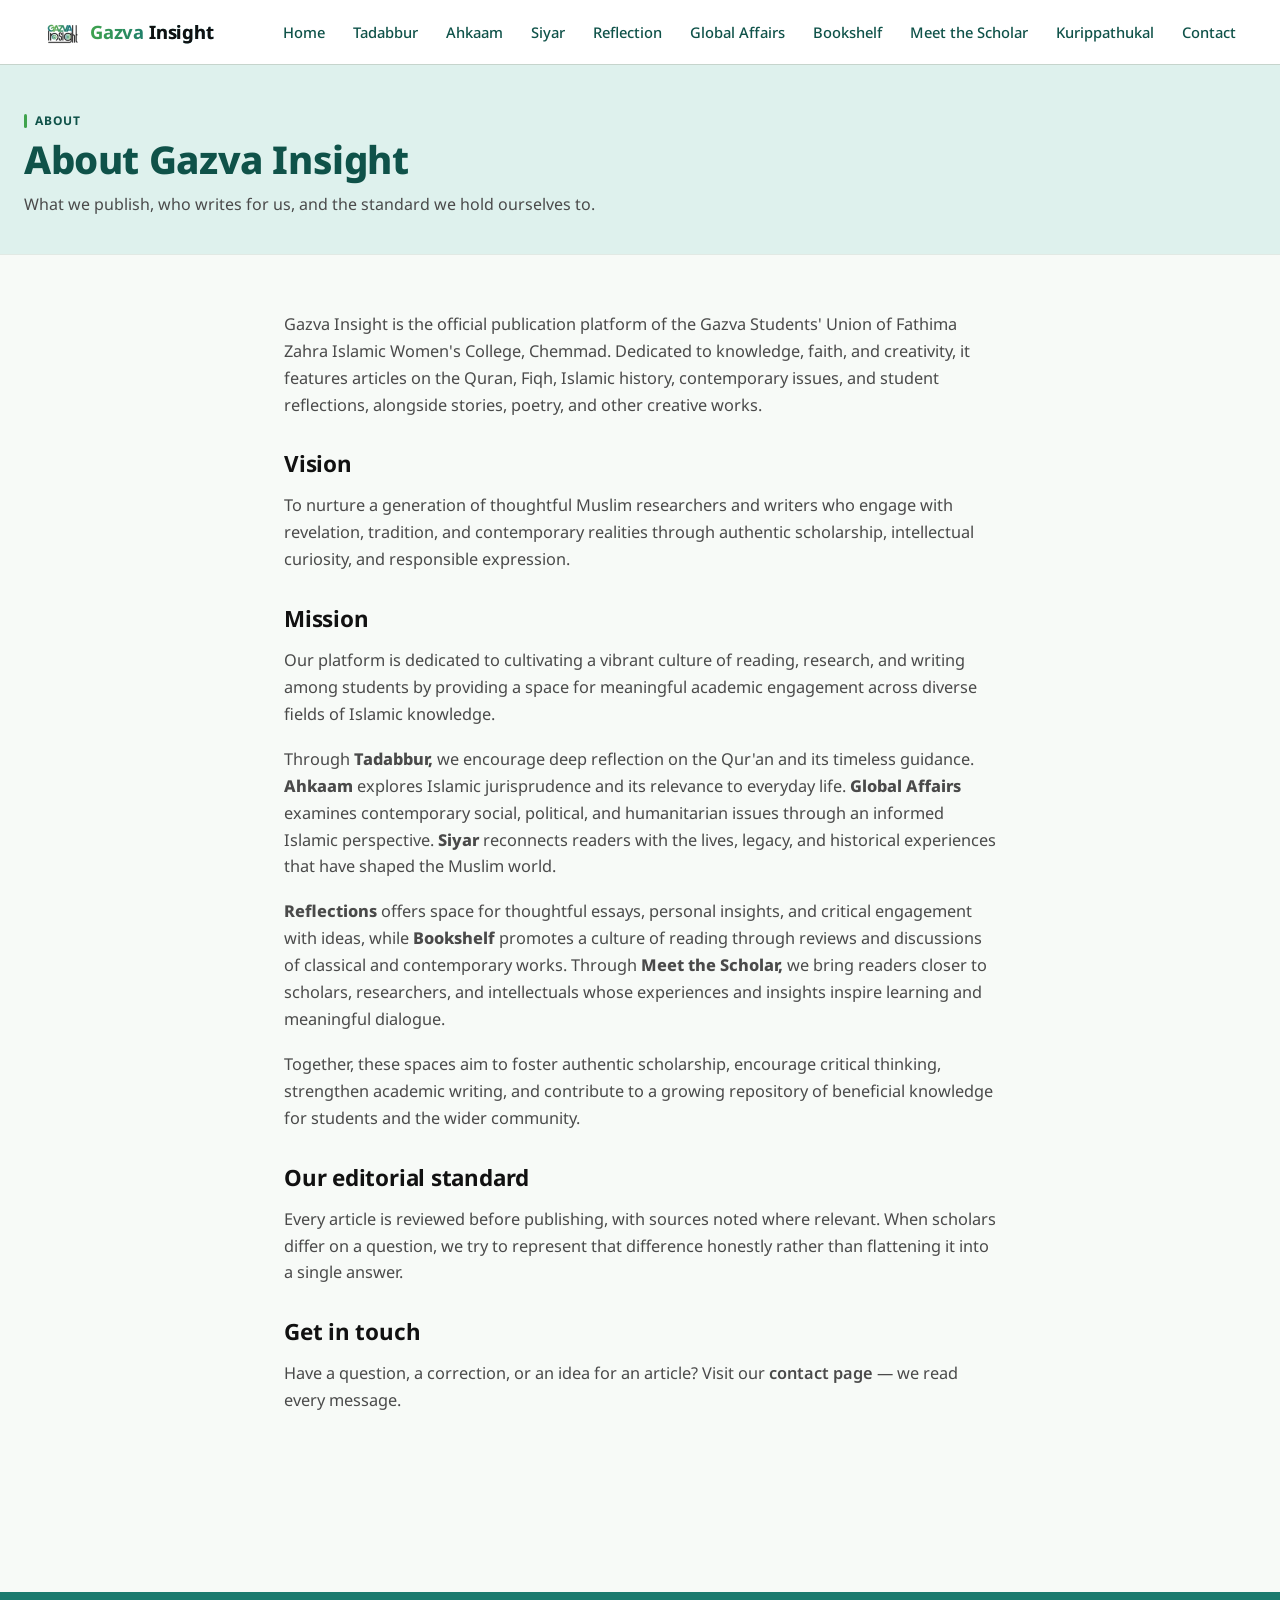
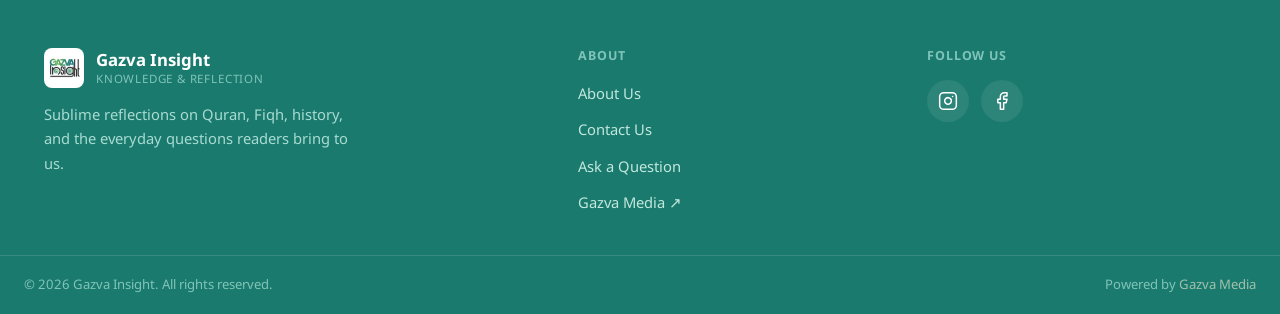
<file: about.html>
<!DOCTYPE html>
<html lang="en">
<head>
  <meta charset="UTF-8" />
  <meta name="viewport" content="width=device-width, initial-scale=1.0" />
  <title>About — Gazva Insight</title>
  <meta name="description" content="About Gazva Insight — what we publish, who writes for us, and why." />
  <link rel="preconnect" href="https://fonts.googleapis.com" />
  <link rel="preconnect" href="https://fonts.gstatic.com" crossorigin />
  <link href="https://fonts.googleapis.com/css2?family=Noto+Sans:wght@400;500;600;700;800&family=Noto+Sans+Malayalam:wght@400;500;600;700&display=swap" rel="stylesheet" />
  <link rel="stylesheet" href="css/styles.css" />
</head>
<body>
  <a href="#main" class="skip-link">Skip to content</a>

  <div id="siteHeader"></div>

  <main id="main">
    <div class="page-banner">
      <div class="page-banner__inner">
        <span class="eyebrow cat-general">About</span>
        <h1>About Gazva Insight</h1>
        <p>What we publish, who writes for us, and the standard we hold ourselves to.</p>
      </div>
    </div>

    <section class="about-content">
      <p>Gazva Insight is the official publication platform of the Gazva Students' Union of Fathima Zahra Islamic Women's College, Chemmad. Dedicated to knowledge, faith, and creativity, it features articles on the Quran, Fiqh, Islamic history, contemporary issues, and student reflections, alongside stories, poetry, and other creative works.</p>
<h2>Vision</h2>
<p>To nurture a generation of thoughtful Muslim researchers and writers who engage with revelation, tradition, and contemporary realities through authentic scholarship, intellectual curiosity, and responsible expression.</p>
<h2>Mission</h2>
<p>Our platform is dedicated to cultivating a vibrant culture of reading, research, and writing among students by providing a space for meaningful academic engagement across diverse fields of Islamic knowledge. <br>

</p> <p>Through <span style="font-weight: 800;">Tadabbur,</span> we encourage deep reflection on the Qur'an and its timeless guidance. 
 <span style="font-weight: 800;">Ahkaam</span> explores Islamic jurisprudence and its relevance to everyday life.   <span style="font-weight: 800;">Global Affairs</span> examines contemporary social, political, and humanitarian issues through an informed Islamic perspective.  <span style="font-weight: 800;">Siyar</span> reconnects readers with the lives, legacy, and historical experiences that have shaped the Muslim world.</p>

 <p><span style="font-weight: 800;">Reflections</span> offers space for thoughtful essays, personal insights, and critical engagement with ideas, while  <span style="font-weight: 800;">Bookshelf</span> promotes a culture of reading through reviews and discussions of classical and contemporary works. Through  <span style="font-weight: 800;">Meet the Scholar,</span> we bring readers closer to scholars, researchers, and intellectuals whose experiences and insights inspire learning and meaningful dialogue.</p>

<p>Together, these spaces aim to foster authentic scholarship, encourage critical thinking, strengthen academic writing, and contribute to a growing repository of beneficial knowledge for students and the wider community.

</p>
      <h2>Our editorial standard</h2>
      <p>Every article is reviewed before publishing, with sources noted where relevant. When scholars differ on a question, we try to represent that difference honestly rather than flattening it into a single answer.</p>

      <h2>Get in touch</h2>
      <p>Have a question, a correction, or an idea for an article? Visit our <a href="contact.html" style="color: var(--forest-dark); font-weight: 600;">contact page</a> — we read every message.</p>
    </section>
  </main>

  <div id="siteFooter"></div>

  <script src="js/component.js"></script>
  <script src="js/form.js"></script>
  <script src="js/main.js"></script>
</body>
</html>
</file>
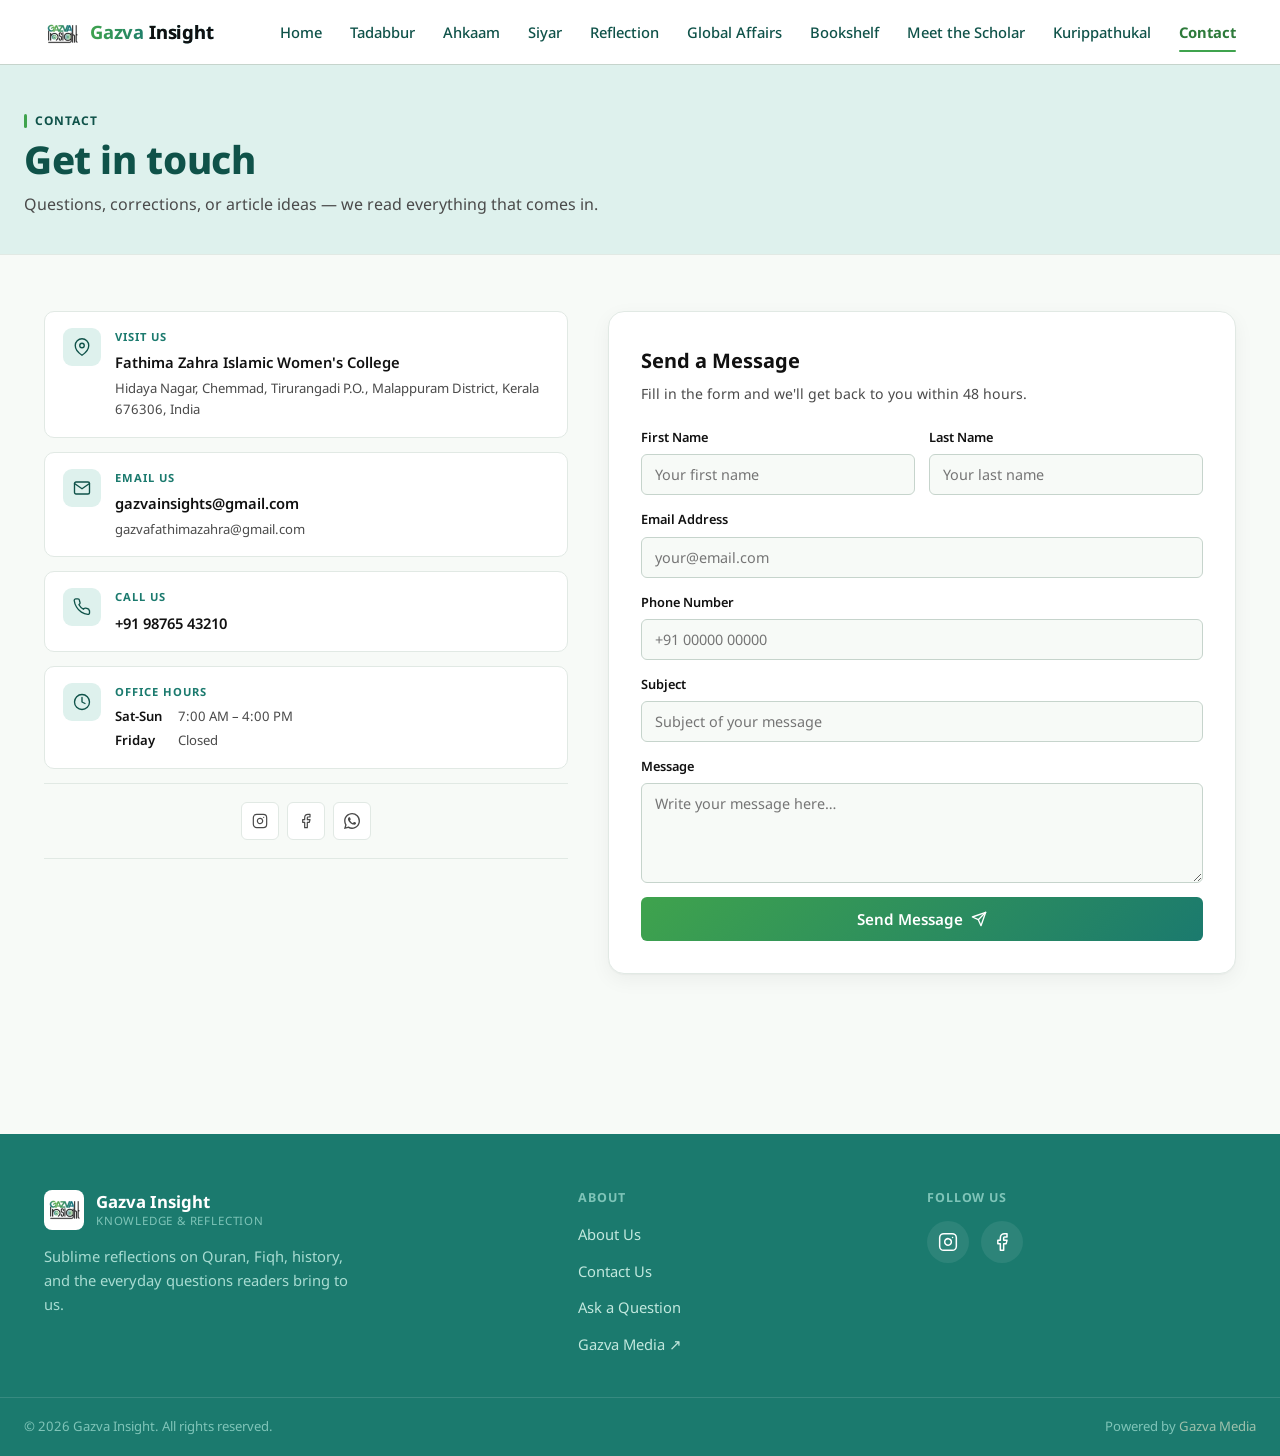
<file: contact.html>
<!DOCTYPE html>
<html lang="en">
<head>
  <meta charset="UTF-8" />
  <meta name="viewport" content="width=device-width, initial-scale=1.0" />
  <title>Contact — Gazva Insights</title>
  <meta name="description" content="Get in touch with Gazva Insights by email, phone, WhatsApp, or our contact form." />
  <link rel="preconnect" href="https://fonts.googleapis.com" />
  <link rel="preconnect" href="https://fonts.gstatic.com" crossorigin />
  <link href="https://fonts.googleapis.com/css2?family=Noto+Sans:wght@400;500;600;700;800&family=Noto+Sans+Malayalam:wght@400;500;600;700&display=swap" rel="stylesheet" />
  <link rel="stylesheet" href="css/styles.css" />
</head>
<body>
  <a href="#main" class="skip-link">Skip to content</a>

  <div id="siteHeader"></div>

  <main id="main">
    <div class="page-banner">
      <div class="page-banner__inner">
        <span class="eyebrow cat-general">Contact</span>
        <h1>Get in touch</h1>
        <p>Questions, corrections, or article ideas — we read everything that comes in.</p>
      </div>
    </div>
 

<section class="contact-section">
  <div class="contact-wrap">

    <!-- LEFT: Info -->
    <div class="contact-info">

      <div class="contact-info-card">
        <div class="cic-icon">
          <svg width="18" height="18" viewBox="0 0 24 24" fill="none" stroke="currentColor" stroke-width="1.8" stroke-linecap="round" stroke-linejoin="round" aria-hidden="true">
            <path d="M21 10c0 7-9 13-9 13s-9-6-9-13a9 9 0 0 1 18 0z"/><circle cx="12" cy="10" r="3"/>
          </svg>
        </div>
        <div>
          <p class="cic-label">Visit Us</p>
          <p class="cic-value">Fathima Zahra Islamic Women's College</p>
          <p class="cic-sub">Hidaya Nagar, Chemmad, Tirurangadi P.O., Malappuram District, Kerala 676306, India</p>
        </div>
      </div>

      <div class="contact-info-card">
        <div class="cic-icon">
          <svg width="18" height="18" viewBox="0 0 24 24" fill="none" stroke="currentColor" stroke-width="1.8" stroke-linecap="round" stroke-linejoin="round" aria-hidden="true">
            <path d="M4 4h16c1.1 0 2 .9 2 2v12c0 1.1-.9 2-2 2H4c-1.1 0-2-.9-2-2V6c0-1.1.9-2 2-2z"/><polyline points="22,6 12,13 2,6"/>
          </svg>
        </div>
        <div>
          <p class="cic-label">Email Us</p>
          <a class="cic-value" href="mailto:gazvainsights@gmail.com">gazvainsights@gmail.com</a>
          <p class="cic-sub"><a href="mailto:gazvafathimazahra@gmail.com">gazvafathimazahra@gmail.com</a></p>
        </div>
      </div>

      <div class="contact-info-card">
        <div class="cic-icon">
          <svg width="18" height="18" viewBox="0 0 24 24" fill="none" stroke="currentColor" stroke-width="1.8" stroke-linecap="round" stroke-linejoin="round" aria-hidden="true">
            <path d="M22 16.92v3a2 2 0 0 1-2.18 2 19.79 19.79 0 0 1-8.63-3.07A19.5 19.5 0 0 1 4.69 12a19.79 19.79 0 0 1-3.07-8.67A2 2 0 0 1 3.6 1.24h3a2 2 0 0 1 2 1.72c.127.96.361 1.903.7 2.81a2 2 0 0 1-.45 2.11L7.91 8.96a16 16 0 0 0 6 6l.92-.92a2 2 0 0 1 2.11-.45c.907.339 1.85.573 2.81.7a2 2 0 0 1 1.72 2.02z"/>
          </svg>
        </div>
        <div>
          <p class="cic-label">Call Us</p>
          <a class="cic-value" href="tel:+919876543210">+91 98765 43210</a>
        </div>
      </div>

      <div class="contact-info-card">
        <div class="cic-icon">
          <svg width="18" height="18" viewBox="0 0 24 24" fill="none" stroke="currentColor" stroke-width="1.8" stroke-linecap="round" stroke-linejoin="round" aria-hidden="true">
            <circle cx="12" cy="12" r="10"/><polyline points="12 6 12 12 16 14"/>
          </svg>
        </div>
        <div style="width:100%">
          <p class="cic-label">Office Hours</p>
          <div class="cic-hours">
            <span class="cic-day">Sat-Sun</span><span class="cic-time">7:00 AM – 4:00 PM</span>
            <span class="cic-day">Friday</span><span class="cic-time">Closed</span>
          </div>
        </div>
      </div>

      <div class="contact-social-row">
  <a href="https://instagram.com/gazvafathimazahra/" class="contact-social-btn" target="_blank" rel="noopener">
    <svg width="16" height="16" viewBox="0 0 24 24" fill="none" stroke="currentColor" stroke-width="1.8" stroke-linecap="round" stroke-linejoin="round" aria-hidden="true">
      <rect x="2" y="2" width="20" height="20" rx="5"/>
      <path d="M16 11.37A4 4 0 1 1 12.63 8 4 4 0 0 1 16 11.37z"/>
      <line x1="17.5" y1="6.5" x2="17.51" y2="6.5"/>
    </svg>
</a>

  <a href="https://www.facebook.com/people/Fathima-Zahra-Islamic-Womens-College-Chemmad-Students-Union-GAZVA/" class="contact-social-btn" target="_blank" rel="noopener">
    <svg width="16" height="16" viewBox="0 0 24 24" fill="none" stroke="currentColor" stroke-width="1.8" stroke-linecap="round" stroke-linejoin="round" aria-hidden="true">
      <path d="M18 2h-3a5 5 0 0 0-5 5v3H7v4h3v8h4v-8h3l1-4h-4V7a1 1 0 0 1 1-1h3z"/>
    </svg>
  </a>


 <a href="https://wa.me/919000000000" class="contact-social-btn" target="_blank" rel="noopener">
  <svg width="16" height="16" viewBox="0 0 24 24" fill="currentColor" aria-hidden="true">
    <path d="M20.52 3.48A11.82 11.82 0 0 0 12.07 0C5.5 0 .15 5.35.15 11.92c0 2.1.55 4.15 1.59 5.96L0 24l6.29-1.65a11.9 11.9 0 0 0 5.78 1.47h.01C18.65 23.82 24 18.47 24 11.9c0-3.18-1.24-6.17-3.48-8.42ZM12.08 21.8h-.01a9.86 9.86 0 0 1-5.02-1.37l-.36-.21-3.73.98 1-3.64-.24-.37a9.83 9.83 0 0 1-1.52-5.27c0-5.44 4.43-9.87 9.88-9.87a9.8 9.8 0 0 1 6.98 2.89 9.8 9.8 0 0 1 2.89 6.98c0 5.44-4.43 9.88-9.87 9.88Zm5.42-7.4c-.3-.15-1.77-.87-2.04-.97-.27-.1-.47-.15-.67.15-.2.3-.77.97-.95 1.17-.17.2-.35.22-.65.07-.3-.15-1.27-.47-2.42-1.49-.89-.8-1.49-1.79-1.67-2.09-.17-.3-.02-.46.13-.61.13-.13.3-.35.45-.52.15-.17.2-.3.3-.5.1-.2.05-.37-.03-.52-.08-.15-.67-1.62-.92-2.22-.24-.58-.49-.5-.67-.51h-.57c-.2 0-.52.07-.8.37-.27.3-1.05 1.02-1.05 2.49s1.07 2.89 1.22 3.09c.15.2 2.1 3.2 5.08 4.48.71.31 1.27.49 1.7.63.72.23 1.38.2 1.9.12.58-.09 1.77-.72 2.02-1.42.25-.69.25-1.29.17-1.42-.08-.12-.28-.2-.58-.35Z"/>
  </svg>
</a>
      </div>
    </div>


    <!-- RIGHT: Form -->
    <div class="contact-form-wrap">
      <div id="formContent">
        <p class="contact-form-title">Send a Message</p>
        <p class="contact-form-sub">Fill in the form and we'll get back to you within 48 hours.</p>

        <form id="contactForm" novalidate>
          <div class="cf-row">
            <div class="cf-group">
              <label for="firstName">First Name</label>
              <input type="text" id="firstName" name="firstName" placeholder="Your first name" required>
            </div>
            <div class="cf-group">
              <label for="lastName">Last Name</label>
              <input type="text" id="lastName" name="lastName" placeholder="Your last name">
            </div>
          </div>
          <div class="cf-group">
            <label for="email">Email Address</label>
            <input type="email" id="email" name="email" placeholder="your@email.com" required>
          </div>
          <div class="cf-group">
            <label for="phone">Phone Number</label>
            <input type="tel" id="phone" name="phone" placeholder="+91 00000 00000">
          </div>
          <div class="cf-group">
            <label for="subject">Subject</label>
            <input type="text" id="subject" name="subject" placeholder="Subject of your message" required>
          </div>
          <div class="cf-group">
            <label for="message">Message</label>
            <textarea id="message" name="message" placeholder="Write your message here…" required></textarea>
          </div>
          <button type="submit" class="cf-submit" id="submitBtn">
            Send Message
            <svg width="16" height="16" viewBox="0 0 24 24" fill="none" stroke="currentColor" stroke-width="2" stroke-linecap="round" stroke-linejoin="round" aria-hidden="true">
              <line x1="22" y1="2" x2="11" y2="13"/><polygon points="22 2 15 22 11 13 2 9 22 2"/>
            </svg>
          </button>
        </form>
      </div>

      <!-- Success state -->
      <div class="cf-success" id="formSuccess">
        <div class="cf-success-icon">
          <svg width="28" height="28" viewBox="0 0 24 24" fill="none" stroke="currentColor" stroke-width="2" stroke-linecap="round" stroke-linejoin="round" aria-hidden="true">
            <polyline points="20 6 9 17 4 12"/>
          </svg>
        </div>
        <p class="cf-success-title">Message Sent!</p>
        <p class="cf-success-text">Jazakallahu Khairan for reaching out.<br>We'll get back to you within 48 hours.</p>
        <button onclick="resetContactForm()" class="cf-reset-btn">Send Another Message</button>
      </div>
    </div>
</div>
  </div>
</section>
  </main>

  <div id="siteFooter"></div>

  <script src="js/component.js"></script>
  <script src="js/form.js"></script>
  <script src="js/main.js"></script>
  <script>
    document.addEventListener("DOMContentLoaded", function () {
      if (window.GazvaForms) {
        window.GazvaForms.bindWeb3Form("contactForm", "contactFormStatus", {
          subject: "New contact form submission — Gazva Insights",
        });
      }
    });
  </script>
</body>
</html>
</file>
<file: css/styles.css>
/* ==========================================================================
   GAZVA INSIGHTS — Global Stylesheet
   Design tokens + shared components (navbar, footer, cards, sidebar, forms)
   ========================================================================== */

:root {
  /* ── Core surfaces ── */
  --paper:          #F7FAF7;
  --paper-raised:   #FFFFFF;
  --ink:            #111111;
  --ink-soft:       #4A4A4A;
  --ink-muted:      #888888;

  /* ── Brand green (primary) — sampled from logo wordmark start ── */
  --leaf:           #3FA34D;
  --leaf-dark:      #2D7A3A;
  --leaf-light:     #E8F6EC;

  /* ── Brand teal (secondary) — sampled from logo mid-gradient ── */
  --teal:           #1B7A6E;
  --teal-dark:      #0F5249;
  --teal-light:     #DEF1ED;

  /* ── Teal-blue (accent) — sampled from logo end / "ht" letters ── */
  --blue:           #0E5C73;
  --blue-dark:      #094252;
  --blue-light:     #E1ECF5;

  /* ── Supporting tones ── */
  --mint:           #5FC07A;
  --teal-mid:       #2B8C68;
  --sky:            #3A8FC4;

  /* ── Logo gradient — matches the actual wordmark ── */
  --gradient-logo: linear-gradient(90deg, #3FA34D, #1B7A6E, #0E5C73);
  --primary-gradient: linear-gradient(135deg, #3FA34D, #1B7A6E);

  /* ── Borders ── */
  --line:           #E1E9E4;
  --line-strong:    #C6D4CC;

  /* ── Category wayfinding ── */
  --cat-tadabbur:       #1B7A6E;
  --cat-ahkaam:         #3FA34D;
  --cat-siyar:          #0E5C73;
  --cat-globalaffairs:  #4A4A4A;
  --cat-meetthescholar: #2B8C68;
  --cat-reflection:     #5FC07A;
  --cat-bookshelf:      #0F5249;
  --cat-kurippathukal:  #5FC07A;

  /* ── Type ── */
  --font-base:    "Noto Sans", "Noto Sans Malayalam", -apple-system, "Segoe UI", sans-serif;
  --font-display: "Noto Sans", "Noto Sans Malayalam", -apple-system, "Segoe UI", sans-serif;

  /* ── Layout ── */
  --max-width:     1240px;
  --radius-sm:     6px;
  --radius-md:     10px;
  --radius-lg:     16px;
  --shadow-card:   0 1px 2px rgba(17,17,17,0.04), 0 6px 20px rgba(17,17,17,0.05);
  --shadow-raised: 0 4px 10px rgba(17,17,17,0.06), 0 14px 32px rgba(17,17,17,0.08);
  --ease:          cubic-bezier(0.2, 0.7, 0.2, 1);
}

/* ---------- Reset ---------- */
* { box-sizing: border-box; }
html { scroll-behavior: smooth; }
body {
  margin: 0;
  font-family: var(--font-base);
  background: var(--paper);
  color: var(--ink);
  line-height: 1.65;
  -webkit-font-smoothing: antialiased;
}
img { max-width: 100%; display: block; }
a { color: inherit; text-decoration: none; }
ul { margin: 0; padding: 0; }
button { font-family: inherit; cursor: pointer; }
h1, h2, h3, h4 { font-family: var(--font-display); margin: 0; line-height: 1.25; letter-spacing: -0.01em; }
p { margin: 0; }

:focus-visible {
  outline: 2px solid var(--leaf);
  outline-offset: 3px;
  border-radius: 4px;
}

@media (prefers-reduced-motion: reduce) {
  *, *::before, *::after {
    animation-duration: 0.001ms !important;
    transition-duration: 0.001ms !important;
    scroll-behavior: auto !important;
  }
}

.container {
  max-width: var(--max-width);
  margin: 0 auto;
  padding: 0 24px;
}

/* ---------- Eyebrow ---------- */
.eyebrow {
  display: inline-flex;
  align-items: center;
  gap: 8px;
  font-size: 0.75rem;
  font-weight: 700;
  letter-spacing: 0.08em;
  text-transform: uppercase;
  color: var(--teal-dark);
}
.eyebrow::before {
  content: "";
  width: 3px;
  height: 14px;
  border-radius: 2px;
  background: var(--leaf);
  display: inline-block;
}

.eyebrow.cat-tadabbur::before        { background: var(--cat-tadabbur); }
.eyebrow.cat-ahkaam::before          { background: var(--cat-ahkaam); }
.eyebrow.cat-siyar::before           { background: var(--cat-siyar); }
.eyebrow.cat-globalaffairs::before   { background: var(--cat-globalaffairs); }
.eyebrow.cat-meetthescholar::before  { background: var(--cat-meetthescholar); }
.eyebrow.cat-reflection::before      { background: var(--cat-reflection); }
.eyebrow.cat-bookshelf::before       { background: var(--cat-bookshelf); }
.eyebrow.cat-kurippathukal::before   { background: var(--cat-kurippathukal); }

.eyebrow.cat-tadabbur        { color: var(--cat-tadabbur); }
.eyebrow.cat-ahkaam          { color: var(--cat-ahkaam); }
.eyebrow.cat-siyar           { color: var(--cat-siyar); }
.eyebrow.cat-globalaffairs   { color: var(--cat-globalaffairs); }
.eyebrow.cat-meetthescholar  { color: var(--cat-meetthescholar); }
.eyebrow.cat-reflection      { color: var(--cat-reflection); }
.eyebrow.cat-bookshelf       { color: var(--cat-bookshelf); }
.eyebrow.cat-kurippathukal   { color: #2D7A3A; }

/* ---------- Buttons ---------- */
.btn {
  display: inline-flex;
  align-items: center;
  justify-content: center;
  gap: 8px;
  padding: 12px 24px;
  border-radius: var(--radius-sm);
  font-size: 0.95rem;
  font-weight: 600;
  border: 1px solid transparent;
  transition: transform 0.15s var(--ease), box-shadow 0.15s var(--ease), background 0.15s var(--ease);
}
.btn-primary {
  background: linear-gradient(135deg, var(--leaf), var(--teal));
  color: #fff;
  border: none;
  font-size: 0.95rem;
  font-weight: 600;
  padding: 12px 28px;
  cursor: pointer;
  display: inline-flex;
  align-items: center;
  justify-content: center;
  gap: 8px;
  text-decoration: none;
  transition: opacity 0.15s var(--ease), transform 0.15s var(--ease);
}
.btn-primary:hover {
  opacity: 0.9;
  transform: translateY(-1px);
}
.btn-outline {
  background: transparent;
  border: 1px solid var(--teal);
  border-radius: var(--radius-sm);
  color: var(--teal);
}
.btn-outline:hover {
  background: var(--teal-light);
  color: var(--teal-dark);
  border-color: var(--teal);
}
.btn-block { width: 100%; }

/* ==========================================================================
   NAVBAR
   ========================================================================== */
.site-header {
  position: sticky;
  top: 0;
  z-index: 100;
  background: rgba(255, 255, 255, 0.96);
  backdrop-filter: blur(8px);
  border-bottom: 1px solid var(--line-strong);
}
.navbar {
  display: flex;
  align-items: center;
  justify-content: space-between;
  padding: 14px 24px;
  max-width: var(--max-width);
  margin: 0 auto;
}
.navbar__brand {
  display: flex;
  align-items: center;
  gap: 10px;
}
.navbar__logo {
  width: 36px;
  height: 36px;
  flex-shrink: 0;
}
.navbar__name {
  font-weight: 700;
  font-size: 1.15rem;
  letter-spacing: -0.01em;

  background: var(--gradient-logo);
  background-clip: text;
  -webkit-background-clip: text;

  color: transparent;
  -webkit-text-fill-color: transparent;
}
.navbar__name span {
  color: var(--ink);
  -webkit-text-fill-color: var(--ink);
}
.navbar__links {
  display: flex;
  align-items: center;
  gap: 28px;
  list-style: none;
}
.navbar__links a {
  font-size: 0.92rem;
  font-weight: 500;
  color: var(--teal-dark);
  position: relative;
  padding: 6px 0;
  transition: color 0.15s var(--ease);
}
.navbar__links a:hover {
  color: var(--leaf-dark);
}
.navbar__links a.is-active {
  color: var(--leaf-dark);
  font-weight: 700;
}
.navbar__links a.is-active::after {
  content: "";
  position: absolute;
  left: 0;
  bottom: -4px;
  width: 100%;
  height: 2px;
  background: var(--leaf);
  border-radius: 2px;
}
.navbar__toggle {
  display: none;
  background: none;
  border: none;
  padding: 6px;
}
.navbar__toggle svg { width: 24px; height: 24px; }

/* Navbar CTA button override */
.navbar .btn-primary {
  background: linear-gradient(135deg, var(--leaf), var(--teal));
  color: #fff;
}
.navbar .btn-primary:hover {
  opacity: 0.9;
}

@media (max-width: 860px) {
  .navbar__links {
    position: fixed;
    top: 65px;
    left: 0;
    right: 0;
    background: var(--teal-light);
    flex-direction: column;
    align-items: flex-start;
    gap: 4px;
    padding: 16px 24px 24px;
    border-bottom: 1px solid var(--line-strong);
    box-shadow: var(--shadow-raised);
    transform: translateY(-12px);
    opacity: 0;
    visibility: hidden;
    transition: transform 0.2s var(--ease), opacity 0.2s var(--ease), visibility 0.2s;
  }
  .navbar__links.is-open {
    transform: translateY(0);
    opacity: 1;
    visibility: visible;
  }
  .navbar__links a {
    width: 100%;
    padding: 10px 0;
  }
  .navbar__toggle { display: inline-flex; }
}
/* ── Navbar contact button + actions wrapper ── */
.navbar__actions {
  display: flex;
  align-items: center;
  gap: 12px;
  flex-shrink: 0;
}

.navbar__contact-btn {
  font-size: 0.88rem;
  padding: 9px 20px;
  border-radius: var(--radius-sm);
  white-space: nowrap;
}

/* Hide contact button on mobile — show it inside the open menu instead */
@media (max-width: 860px) {
  .navbar__contact-btn {
    display: none;
  }
}
/* ==========================================================================
   FOOTER
   ========================================================================== */
.site-footer {
  background: var(--teal);
  color: #E0F2F0;
  margin-top: 80px;
}
.footer__top {
  max-width: var(--max-width);
  margin: 0 auto;
  padding: 56px 24px 40px;
  display: grid;
  grid-template-columns: 1.6fr 1fr 1fr;
  gap: 40px;
}
.footer__brand {
  display: flex;
  align-items: center;
  gap: 10px;
  margin-bottom: 14px;
}
.footer__brand .navbar__logo { width: 32px; height: 32px; }
.footer__brand-name {
  font-weight: 700;
  font-size: 1.05rem;
  color: #fff;
}
.footer__tagline {
  color: #A8DCD2;
  font-size: 0.92rem;
  max-width: 320px;
}
.footer__heading {
  font-size: 0.78rem;
  font-weight: 700;
  letter-spacing: 0.07em;
  text-transform: uppercase;
  color: #7FC4B8;
  margin-bottom: 16px;
}
.footer__links { display: flex; flex-direction: column; gap: 10px; list-style: none; }
.footer__links a {
  color: #C2E8DE;
  font-size: 0.92rem;
  transition: color 0.15s var(--ease);
}
.footer__links a:hover { color: #fff; }
.footer__socials { display: flex; gap: 12px; margin-top: 16px; }
.footer__social-btn {
  width: 38px;
  height: 38px;
  border-radius: 50%;
  background: rgba(255,255,255,0.1);
  display: inline-flex;
  align-items: center;
  justify-content: center;
  transition: background 0.15s var(--ease), transform 0.15s var(--ease);
}
.footer__social-btn:hover {
  background: var(--leaf);
  transform: translateY(-2px);
}
.footer__social-btn svg { width: 18px; height: 18px; fill: #fff; }
.footer__bottom {
  border-top: 1px solid rgba(255,255,255,0.12);
  padding: 18px 24px;
}
.footer__bottom-inner {
  max-width: var(--max-width);
  margin: 0 auto;
  display: flex;
  justify-content: space-between;
  flex-wrap: wrap;
  gap: 8px;
  font-size: 0.82rem;
  color: #7FC4B8;
}

/* ── Brand column ── */
.footer__col--brand .footer__brand {
  display: flex;
  align-items: center;
  gap: 12px;
  margin-bottom: 14px;
}
.footer__logo-img {
  width: 40px;
  height: 40px;
  border-radius: 8px;
  object-fit: contain;
  flex-shrink: 0;
}
.footer__brand-text {
  display: flex;
  flex-direction: column;
  line-height: 1.25;
}
.footer__brand-subline {
  font-size: 0.72rem;
  color: #7FC4B8;
  letter-spacing: 0.07em;
  text-transform: uppercase;
  margin-top: 2px;
}

/* ── Follow Us ── */
.footer__links--social { display: flex; flex-direction: column; gap: 12px; }
.footer__links--social a {
  display: flex;
  align-items: center;
  gap: 10px;
  color: #C2E8DE;
  font-size: 0.92rem;
  transition: color 0.15s var(--ease);
}
.footer__links--social a:hover { color: #fff; }
.footer__follow-icon {
  width: 30px;
  height: 30px;
  border-radius: 50%;
  display: flex;
  align-items: center;
  justify-content: center;
  flex-shrink: 0;
  transition: transform 0.15s var(--ease);
}
.footer__links--social a:hover .footer__follow-icon { transform: translateY(-2px); }
.footer__follow-icon svg { width: 15px; height: 15px; }
.footer__follow-icon--insta {
  background: linear-gradient(135deg, #f09433, #e6683c, #dc2743, #cc2366, #bc1888);
  color: #fff;
}
.footer__follow-icon--fb  { background: #1877F2; color: #fff; }
.footer__follow-icon--wa  { background: #25D366; color: #fff; }

@media (max-width: 960px) {
  .footer__top { grid-template-columns: 1fr 1fr; gap: 32px; }
  .footer__col--brand { grid-column: span 2; }
}
@media (max-width: 760px) {
  .footer__top { grid-template-columns: 1fr; gap: 28px; }
  .footer__col--brand { grid-column: span 1; }
  .footer__bottom-inner { flex-direction: column; text-align: center; }
}

/* ==========================================================================
   LAYOUT: content + sidebar
   ========================================================================== */
.page-layout {
  display: grid;
  grid-template-columns: 1fr 320px;
  gap: 48px;
  max-width: var(--max-width);
  margin: 0 auto;
  padding: 48px 24px 80px;
  align-items: start;
}
.page-layout__main { min-width: 0; }

@media (max-width: 960px) {
  .page-layout { grid-template-columns: 1fr; }
}

/* ---------- Sidebar ---------- */
.ask-sidebar {
  position: sticky;
  top: 96px;
  background: var(--paper-raised);
  border: 1px solid var(--line);
  border-radius: var(--radius-lg);
  padding: 28px;
  box-shadow: var(--shadow-card);
}
.ask-sidebar__title {
  font-size: 1.15rem;
  font-weight: 700;
  margin-bottom: 6px;
  color: var(--teal-dark);
}
.ask-sidebar__desc {
  font-size: 0.88rem;
  color: var(--ink-soft);
  margin-bottom: 18px;
}
.ask-sidebar .form-field { margin-bottom: 14px; }

/* ==========================================================================
   FORMS
   ========================================================================== */
.form-field { display: flex; flex-direction: column; gap: 6px; }
.form-field label {
  font-size: 0.82rem;
  font-weight: 600;
  color: var(--ink);
}
.form-field input,
.form-field textarea,
.form-field select {
  font-family: inherit;
  font-size: 0.92rem;
  padding: 11px 13px;
  border: 1px solid var(--line-strong);
  border-radius: var(--radius-sm);
  background: var(--paper);
  color: var(--ink);
  transition: border-color 0.15s var(--ease), box-shadow 0.15s var(--ease);
  width: 100%;
}
.form-field textarea { resize: vertical; min-height: 96px; }
.form-field input:focus,
.form-field textarea:focus,
.form-field select:focus {
  border-color: var(--leaf);
  box-shadow: 0 0 0 3px rgba(63, 163, 77, 0.15);
  outline: none;
}
.form-status {
  font-size: 0.85rem;
  margin-top: 10px;
  padding: 10px 12px;
  border-radius: var(--radius-sm);
  display: none;
}
.form-status.is-visible { display: block; }
.form-status.is-success {
  background: var(--leaf-light);
  color: var(--leaf-dark);
}
.form-status.is-error {
  background: #FBEAEA;
  color: #A5302A;
}
.form-status.is-loading {
  background: var(--blue-light);
  color: var(--blue-dark);
}

/* ==========================================================================
   CARDS
   ========================================================================== */
.card {
  background: var(--paper-raised);
  border: 1px solid var(--line);
  border-radius: var(--radius-md);
  overflow: hidden;
  transition: transform 0.2s var(--ease), box-shadow 0.2s var(--ease), border-color 0.2s var(--ease);
  display: flex;
  flex-direction: column;
}
.card:hover {
  transform: translateY(-3px);
  box-shadow: var(--shadow-raised);
  border-color: var(--line-strong);
}
.card__media {
  aspect-ratio: 16/10;
  background: var(--teal-light);
  overflow: hidden;
}
.card__media img { width: 100%; height: 100%; object-fit: cover; }
.card__body { padding: 18px 20px 22px; display: flex; flex-direction: column; gap: 10px; flex: 1; }
.card__title {
  font-size: 1.05rem;
  font-weight: 700;
  color: var(--ink);
}
.card:hover .card__title { color: var(--teal-dark); }
.card__excerpt {
  font-size: 0.88rem;
  color: var(--ink-soft);
  flex: 1;
}
.card__meta {
  font-size: 0.78rem;
  color: var(--ink-muted);
  display: flex;
  align-items: center;
  gap: 6px;
  margin-top: auto;
}
.card__meta .dot { width: 3px; height: 3px; border-radius: 50%; background: var(--line-strong); }

.is-hidden { display: none !important; }

/* ── Mosaic ── */
.mosaic {
  display: grid;
  grid-template-columns: repeat(4, 1fr);
  grid-auto-rows: 1fr;
  gap: 20px;
}
.mosaic .card--lead { grid-column: span 2; grid-row: span 2; }
.mosaic .card--lead .card__media { aspect-ratio: 16/11; }
.mosaic .card--lead .card__title { font-size: 1.4rem; }
.mosaic .card--wide { grid-column: span 2; }

@media (max-width: 860px) {
  .mosaic { grid-template-columns: repeat(2, 1fr); }
  .mosaic .card--lead { grid-column: span 2; grid-row: span 1; }
  .mosaic .card--wide { grid-column: span 2; }
}
@media (max-width: 560px) {
  .mosaic { grid-template-columns: 1fr; }
  .mosaic .card--lead, .mosaic .card--wide { grid-column: span 1; }
}

/* ── Post grid ── */
.post-grid {
  display: grid;
  grid-template-columns: repeat(2, 1fr);
  gap: 22px;
}
@media (max-width: 700px) {
  .post-grid { grid-template-columns: 1fr; }
}

.load-more-wrap { display: flex; justify-content: center; margin-top: 36px; }

/* ==========================================================================
   HERO
   ========================================================================== */
.hero {
  border-bottom: 1px solid var(--line);
  background:
    radial-gradient(circle at 85% 20%, rgba(63, 163, 77, 0.07), transparent 55%),
    var(--paper);
}
.hero__inner {
  max-width: var(--max-width);
  margin: 0 auto;
  padding: 72px 24px 64px;
  display: grid;
  grid-template-columns: 1.1fr 0.9fr;
  gap: 56px;
  align-items: center;
}
.hero__eyebrow {
  font-size: 0.78rem;
  font-weight: 700;
  letter-spacing: 0.1em;
  text-transform: uppercase;
  color: var(--leaf);
  margin-bottom: 18px;
  display: block;
}
.hero-title {
  font-size: clamp(2.4rem, 5vw, 3.8rem);
  font-weight: 800;
  letter-spacing: -0.02em;
  margin-bottom: 18px;

  background: var(--primary-gradient);
  -webkit-background-clip: text;
  background-clip: text;
  color: transparent;
  -webkit-text-fill-color: transparent;
}
.hero-title span {
  color: var(--ink);
  -webkit-text-fill-color: var(--ink);
}
.hero__title .accent { color: var(--leaf); }
.hero__tagline {
  font-size: 1.08rem;
  color: var(--ink-soft);
  max-width: 480px;
  margin-bottom: 30px;
}
.hero__ctas { display: flex; gap: 14px; align-items: center; }
.hero__feature {
  background: var(--paper-raised);
  border: 1px solid var(--line);
  border-radius: var(--radius-lg);
  box-shadow: var(--shadow-raised);
  overflow: hidden;
}
.hero__feature-media { aspect-ratio: 16/10; background: var(--teal-light); }
.hero__feature-media img { width: 100%; height: 100%; object-fit: cover; }
.hero__feature-body { padding: 22px 24px 26px; }
.hero__feature-tag {
  font-size: 0.72rem;
  font-weight: 700;
  letter-spacing: 0.07em;
  text-transform: uppercase;
  color: var(--blue);
  margin-bottom: 8px;
  display: block;
}
.hero__feature-title { font-size: 1.2rem; font-weight: 700; margin-bottom: 8px; color: var(--ink); }
.hero__feature-excerpt { font-size: 0.9rem; color: var(--ink-soft); }

@media (max-width: 900px) {
  .hero__inner { grid-template-columns: 1fr; padding-top: 48px; }
}

/* ==========================================================================
   PAGE BANNER
   ========================================================================== */
.section-head {
  display: flex;
  align-items: baseline;
  justify-content: space-between;
  margin-bottom: 28px;
  flex-wrap: wrap;
  gap: 12px;
}
.section-head h1, .section-head h2 { font-size: 1.8rem; font-weight: 800; }
.section-head__desc { color: var(--ink-soft); font-size: 0.95rem; max-width: 560px; margin-top: 6px; }

.page-banner {
  border-bottom: 1px solid var(--line);
  padding: 44px 24px 36px;
  background: var(--teal-light);
}
.page-banner__inner { max-width: var(--max-width); margin: 0 auto; }
.page-banner h1 {
  font-size: clamp(1.8rem, 3vw, 2.4rem);
  font-weight: 800;
  color: var(--teal-dark);
}
.page-banner p { color: var(--ink-soft); margin-top: 8px; max-width: 600px; }

/* ==========================================================================
   ARTICLE PAGE
   ========================================================================== */
.article-header { margin-bottom: 28px; }
.article-header__title {
  font-size: clamp(1.7rem, 3vw, 2.3rem);
  font-weight: 800;
  margin: 12px 0 16px;
  color: var(--ink);
}
.article-meta {
  display: flex;
  align-items: center;
  gap: 14px;
  flex-wrap: wrap;
  font-size: 0.88rem;
  color: var(--ink-soft);
}
.article-meta__author { display: flex; align-items: center; gap: 10px; }
.article-meta__avatar {
  width: 38px;
  height: 38px;
  border-radius: 50%;
  background: var(--teal-light);
  flex-shrink: 0;
  overflow: hidden;
}
.article-meta__avatar img { width: 100%; height: 100%; object-fit: cover; }
.article-meta__name { font-weight: 700; color: var(--ink); display: block; }
.article-meta__role { font-size: 0.8rem; color: var(--ink-soft); }

.article-cover {
  width: 100%;
  aspect-ratio: 16/8;
  border-radius: var(--radius-lg);
  background: var(--teal-light);
  overflow: hidden;
  margin-bottom: 32px;
}
.article-cover img { width: 100%; height: 100%; object-fit: cover; }

.article-body { font-size: 1.04rem; color: var(--ink); max-width: 720px; }
.article-body p { margin-bottom: 20px; }
.article-body h2 { font-size: 1.4rem; font-weight: 700; margin: 36px 0 16px; }
.article-body blockquote {
  border-left: 3px solid var(--blue);
  background: var(--blue-light);
  margin: 28px 0;
  padding: 20px 24px;
  border-radius: 0 var(--radius-sm) var(--radius-sm) 0;
  font-size: 1.08rem;
  font-style: italic;
  color: var(--blue-dark);
}
.article-body blockquote cite {
  display: block;
  margin-top: 10px;
  font-size: 0.82rem;
  font-style: normal;
  font-weight: 700;
  color: var(--blue);
}

/* ── Share row ── */
.share-row {
  display: flex;
  align-items: center;
  gap: 14px;
  margin: 36px 0;
  padding: 20px 0;
  border-top: 1px solid var(--line);
  border-bottom: 1px solid var(--line);
}
.share-row__label { font-size: 0.85rem; font-weight: 700; color: var(--ink-soft); }
.share-btn {
  width: 40px;
  height: 40px;
  border-radius: 50%;
  display: inline-flex;
  align-items: center;
  justify-content: center;
  background: var(--teal-light);
  transition: background 0.15s var(--ease), transform 0.15s var(--ease);
}
.share-btn svg { width: 18px; height: 18px; fill: var(--teal-dark); }
.share-btn:hover { background: var(--leaf); transform: translateY(-2px); }
.share-btn:hover svg { fill: #fff; }

/* ── Comments ── */
.comments-section { margin-top: 48px; max-width: 720px; }
.comments-section h3 { font-size: 1.25rem; font-weight: 700; margin-bottom: 18px; }
.comment-form {
  background: var(--paper-raised);
  border: 1px solid var(--line);
  border-radius: var(--radius-md);
  padding: 24px;
}
.comment-form .form-field { margin-bottom: 16px; }
.comment-form-row { display: grid; grid-template-columns: 1fr 1fr; gap: 16px; }
@media (max-width: 560px) { .comment-form-row { grid-template-columns: 1fr; } }

/* ==========================================================================
   CONTACT PAGE
   ========================================================================== */
.contact-grid {
  display: grid;
  grid-template-columns: 0.85fr 1.15fr;
  gap: 48px;
  max-width: var(--max-width);
  margin: 0 auto;
  padding: 56px 24px 80px;
}
@media (max-width: 860px) { .contact-grid { grid-template-columns: 1fr; } }

.contact-cards { display: flex; flex-direction: column; gap: 16px; }
.contact-card {
  display: flex;
  gap: 16px;
  align-items: flex-start;
  background: var(--paper-raised);
  border: 1px solid var(--line);
  border-radius: var(--radius-md);
  padding: 20px;
  transition: border-color 0.15s var(--ease), box-shadow 0.15s var(--ease);
}
.contact-card:hover { border-color: var(--line-strong); box-shadow: var(--shadow-card); }
.contact-card__icon {
  width: 44px;
  height: 44px;
  border-radius: 50%;
  background: var(--teal-light);
  display: flex;
  align-items: center;
  justify-content: center;
  flex-shrink: 0;
}
.contact-card__icon svg { width: 20px; height: 20px; fill: var(--teal-dark); }
.contact-card__title { font-weight: 700; margin-bottom: 4px; color: var(--ink); }
.contact-card__detail { color: var(--ink-soft); font-size: 0.92rem; }
.contact-card__detail a { color: var(--teal); font-weight: 600; }
.contact-card__detail a:hover { color: var(--teal-dark); }

.contact-form-panel {
  background: var(--paper-raised);
  border: 1px solid var(--line);
  border-radius: var(--radius-lg);
  padding: 32px;
  box-shadow: var(--shadow-card);
}
.contact-form-row { display: grid; grid-template-columns: 1fr 1fr; gap: 16px; }
@media (max-width: 560px) { .contact-form-row { grid-template-columns: 1fr; } }

/* ── Floating contact ── */
.contact-floating {
  max-width: 720px;
  margin: 0 auto;
  padding: 56px 24px 80px;
}
.contact-floating__header { text-align: center; margin-bottom: 32px; }
.contact-floating__header p { color: var(--ink-soft); font-size: 0.95rem; }
.contact-channel-grid {
  display: grid;
  grid-template-columns: repeat(3, 1fr);
  gap: 14px;
  margin-bottom: 20px;
}
.contact-channel-card {
  display: flex;
  flex-direction: column;
  align-items: center;
  text-align: center;
  gap: 12px;
  background: var(--paper-raised);
  border: 1px solid var(--line);
  border-radius: var(--radius-lg);
  padding: 28px 16px;
  text-decoration: none;
  color: inherit;
  transition: border-color 0.15s var(--ease), box-shadow 0.15s var(--ease), transform 0.15s var(--ease);
}
.contact-channel-card:hover {
  border-color: var(--leaf);
  box-shadow: var(--shadow-card);
  transform: translateY(-2px);
}
.contact-channel-card__icon {
  width: 52px;
  height: 52px;
  border-radius: 50%;
  display: flex;
  align-items: center;
  justify-content: center;
}
.contact-channel-card__icon--green { background: var(--leaf-light);  color: var(--leaf-dark); }
.contact-channel-card__icon--amber { background: var(--blue-light);  color: var(--blue-dark); }
.contact-channel-card__icon--teal  { background: var(--teal-light);  color: var(--teal-dark); }
.contact-channel-card__title { font-weight: 700; font-size: 0.95rem; color: var(--ink); }
.contact-channel-card__sub   { font-size: 0.82rem; color: var(--ink-soft); word-break: break-all; }
.contact-social-row {
  display: flex;
  align-items: center;
  justify-content: center;
  gap: 14px;
  margin-bottom: 32px;
  padding: 18px 0;
  border-top: 1px solid var(--line);
  border-bottom: 1px solid var(--line);
}
.contact-social-row__label {
  font-size: 0.82rem;
  font-weight: 700;
  color: var(--ink-soft);
  text-transform: uppercase;
  letter-spacing: 0.07em;
}
.contact-social-row__icons { display: flex; gap: 10px; }
.contact-social-btn {
  width: 38px;
  height: 38px;
  border-radius: 50%;
  background: var(--teal-light);
  display: flex;
  align-items: center;
  justify-content: center;
  color: var(--teal-dark);
  transition: background 0.15s var(--ease), transform 0.15s var(--ease);
}
.contact-social-btn:hover {
  background: var(--leaf);
  color: #fff;
  transform: translateY(-2px);
}
.contact-form-panel h2 { font-size: 1.2rem; font-weight: 700; color: var(--ink); margin-bottom: 6px; }
.contact-form-panel > p { color: var(--ink-soft); font-size: 0.92rem; margin-bottom: 22px; }
.contact-form-panel .form-field { margin-bottom: 16px; }
.contact-form-panel .btn { margin-top: 4px; width: 100%; }

@media (max-width: 560px) {
  .contact-channel-grid { grid-template-columns: 1fr; }
  .contact-channel-card { flex-direction: row; text-align: left; padding: 18px 20px; }
  .contact-form-panel { padding: 22px 18px; }
}

/* ==========================================================================
   ABOUT PAGE
   ========================================================================== */
.about-content {
  max-width: 760px;
  margin: 0 auto;
  padding: 56px 24px 80px;
}
.about-content p { margin-bottom: 18px; color: var(--ink-soft); font-size: 1.02rem; }
.about-content h2 { font-size: 1.4rem; font-weight: 700; margin: 32px 0 14px; color: var(--ink); }

/* ==========================================================================
   UTILITY
   ========================================================================== */
.visually-hidden {
  position: absolute;
  width: 1px;
  height: 1px;
  overflow: hidden;
  clip: rect(0,0,0,0);
}
.skip-link {
  position: absolute;
  left: -9999px;
  top: 0;
  background: var(--leaf);
  color: #fff;
  padding: 10px 16px;
  z-index: 200;
}
.skip-link:focus { left: 12px; top: 12px; }

/* ==========================================================================
   HERO ANIMATION
   ========================================================================== */
.hero-title,
.hero-text,
.hero-buttons {
  opacity: 0;
  transform: scale(0.8);
  animation: zoomIn 0.8s ease-out forwards;
}
.hero-title   { animation-delay: 0.2s; }
.hero-text    { animation-delay: 0.5s; }
.hero-buttons { animation-delay: 0.8s; }

@keyframes zoomIn {
  from { opacity: 0; transform: scale(0.8); }
  to   { opacity: 1; transform: scale(1); }
}

/* ==========================================================================
   CONTACT PAGE — redesigned
   ========================================================================== */
.contact-divider {
  width: 44px;
  height: 3px;
  background: linear-gradient(90deg, var(--leaf), var(--teal), var(--blue));
  border-radius: 2px;
  margin: 14px 0 16px;
}

.contact-section {
  padding: 56px 0 80px;
}

.contact-wrap {
  max-width: var(--max-width);
  margin: 0 auto;
  padding: 0 24px;
  display: grid;
  grid-template-columns: 1fr 1.2fr;
  gap: 40px;
  align-items: start;
}

/* ── Info column ── */
.contact-info {
  display: flex;
  flex-direction: column;
  gap: 14px;
}

.contact-info-card {
  display: flex;
  align-items: flex-start;
  gap: 14px;
  background: var(--paper-raised);
  border: 1px solid var(--line);
  border-radius: var(--radius-md);
  padding: 16px 18px;
  transition: transform 0.3s ease, box-shadow 0.3s ease, border-color 0.15s var(--ease);
}

.contact-info-card:hover {
  transform: translateY(-6px);
  box-shadow: 0 16px 40px rgba(0,0,0,0.08);
  border-color: var(--teal);
}

.cic-icon {
  width: 38px;
  height: 38px;
  border-radius: 9px;
  background: var(--teal-light);
  display: flex;
  align-items: center;
  justify-content: center;
  flex-shrink: 0;
  color: var(--teal-dark);
  transition: transform 0.3s ease;
}

.contact-info-card:hover .cic-icon {
  transform: scale(1.08);
}

.cic-label {
  font-size: 0.7rem;
  font-weight: 700;
  letter-spacing: 0.09em;
  text-transform: uppercase;
  color: var(--teal);
  margin-bottom: 4px;
}

.cic-value {
  font-size: 0.92rem;
  font-weight: 600;
  color: var(--ink);
  text-decoration: none;
  display: block;
}

a.cic-value:hover { color: var(--teal); }

.cic-sub {
  font-size: 0.82rem;
  color: var(--ink-soft);
  margin-top: 3px;
}

.cic-sub a {
  color: var(--ink-soft);
  text-decoration: none;
}

.cic-sub a:hover { color: var(--teal); }

.cic-hours {
  display: grid;
  grid-template-columns: auto 1fr;
  gap: 3px 16px;
  margin-top: 4px;
}

.cic-day {
  font-size: 0.82rem;
  font-weight: 600;
  color: var(--ink);
}

.cic-time {
  font-size: 0.82rem;
  color: var(--ink-soft);
}

/* ── Social buttons ── */
.contact-social-row {
  display: flex;
  gap: 8px;
  flex-wrap: wrap;
}

.contact-social-btn {
  display: inline-flex;
  align-items: center;
  gap: 7px;
  padding: 8px 14px;
  border-radius: var(--radius-sm);
  border: 1px solid var(--line);
  background: var(--paper-raised);
  color: var(--ink-soft);
  font-size: 0.82rem;
  font-weight: 500;
  font-family: inherit;
  text-decoration: none;
  cursor: pointer;
  transition: all 0.15s var(--ease);
  line-height: 1;
}

.contact-social-btn svg {
  flex-shrink: 0;
  display: block;
}

.contact-social-btn:hover {
  border-color: var(--teal);
  color: var(--teal-dark);
  background: var(--teal-light);
}

/* ── Form panel ── */
.contact-form-wrap {
  background: var(--paper-raised);
  border: 1px solid var(--line);
  border-radius: var(--radius-lg);
  padding: 32px;
  box-shadow: var(--shadow-card);
  position: sticky;
  top: 96px;
}

.contact-form-title {
  font-size: 1.25rem;
  font-weight: 700;
  color: var(--ink);
  margin-bottom: 6px;
}

.contact-form-sub {
  font-size: 0.88rem;
  color: var(--ink-soft);
  margin-bottom: 22px;
  line-height: 1.6;
}

.cf-row {
  display: grid;
  grid-template-columns: 1fr 1fr;
  gap: 14px;
}

.cf-group {
  display: flex;
  flex-direction: column;
  gap: 6px;
  margin-bottom: 14px;
}

.cf-group label {
  font-size: 0.8rem;
  font-weight: 600;
  color: var(--ink);
}

.cf-group input,
.cf-group textarea,
.cf-group select {
  font-family: inherit;
  font-size: 0.9rem;
  padding: 10px 13px;
  border: 1px solid var(--line-strong);
  border-radius: var(--radius-sm);
  background: var(--paper);
  color: var(--ink);
  width: 100%;
  transition: border-color 0.15s var(--ease), box-shadow 0.15s var(--ease);
}

.cf-group textarea {
  resize: vertical;
  min-height: 100px;
}

.cf-group input:focus,
.cf-group textarea:focus,
.cf-group select:focus {
  border-color: var(--teal);
  box-shadow: 0 0 0 3px rgba(27, 122, 110, 0.12);
  outline: none;
}

.cf-submit {
  width: 100%;
  padding: 12px;
  border: none;
  border-radius: var(--radius-sm);
  background: linear-gradient(135deg, var(--leaf), var(--teal));
  color: #fff;
  font-family: inherit;
  font-size: 0.95rem;
  font-weight: 600;
  cursor: pointer;
  display: flex;
  align-items: center;
  justify-content: center;
  gap: 8px;
  margin-top: 4px;
  transition: opacity 0.15s var(--ease), transform 0.15s var(--ease);
}

.cf-submit:hover {
  opacity: 0.92;
  transform: translateY(-1px);
}

.cf-submit:disabled {
  opacity: 0.6;
  cursor: not-allowed;
  transform: none;
}

/* ── Success state ── */
.cf-success {
  display: none;
  flex-direction: column;
  align-items: center;
  text-align: center;
  padding: 40px 20px;
}

.cf-success.is-visible { display: flex; }

.cf-success-icon {
  width: 60px;
  height: 60px;
  border-radius: 50%;
  background: var(--leaf-light);
  color: var(--leaf-dark);
  display: flex;
  align-items: center;
  justify-content: center;
  margin-bottom: 20px;
}

.cf-success-title {
  font-size: 1.2rem;
  font-weight: 700;
  color: var(--ink);
  margin-bottom: 10px;
}

.cf-success-text {
  font-size: 0.9rem;
  color: var(--ink-soft);
  line-height: 1.7;
  margin-bottom: 20px;
}

.cf-reset-btn {
  padding: 9px 22px;
  border: 1px solid var(--teal);
  border-radius: var(--radius-sm);
  background: transparent;
  color: var(--teal);
  font-family: inherit;
  font-size: 0.88rem;
  font-weight: 600;
  cursor: pointer;
  transition: all 0.15s var(--ease);
}

.cf-reset-btn:hover {
  background: var(--teal-light);
}

/* ── Responsive ── */
@media (max-width: 860px) {
  .contact-wrap {
    grid-template-columns: 1fr;
  }
  .contact-form-wrap {
    position: static;
  }
}

@media (max-width: 560px) {
  .cf-row { grid-template-columns: 1fr; }
  .contact-form-wrap { padding: 22px 18px; }
  .contact-social-btn span { display: none; }
}

.footer__socials {
  display: flex;
  gap: 12px;
}

.footer__social-btn {
  display: flex;
  align-items: center;
  justify-content: center;
  width: 42px;
  height: 42px;
  border-radius: 50%;
  background: rgba(255,255,255,.08);
  color: #fff;
  transition: .25s ease;
}

.footer__social-btn:hover {
  transform: translateY(-3px);
}

.footer__social-btn svg {
  width: 20px;
  height: 20px;
  fill: none;
  stroke: currentColor;
}

/* ==========================================================================
   HOME PAGE — mobile card size fix
   ========================================================================== */
@media (max-width: 560px) {

  /* ── Mosaic cards ── */
  .mosaic {
    gap: 12px;
  }

  .mosaic .card__media {
    aspect-ratio: 16 / 7;
  }

  .mosaic .card--lead .card__media {
    aspect-ratio: 16 / 8;
  }

  .mosaic .card--lead .card__title {
    font-size: 1.05rem;
  }

  .mosaic .card__excerpt {
    display: -webkit-box;
    -webkit-line-clamp: 2;
    -webkit-box-orient: vertical;
    overflow: hidden;
    text-overflow: ellipsis;
    font-size: 0.82rem;
    line-height: 1.4;
  }

  .mosaic .card:nth-child(n+9) {
    display: none;
  }

  .mosaic .card__body {
    padding: 12px 14px 14px;
    gap: 6px;
  }

  /* ── Post grid cards ── */
  .post-grid .card__media {
    aspect-ratio: 16 / 7;
  }

  .post-grid .card__body {
    padding: 12px 14px 14px;
    gap: 6px;
  }
}
</file>
